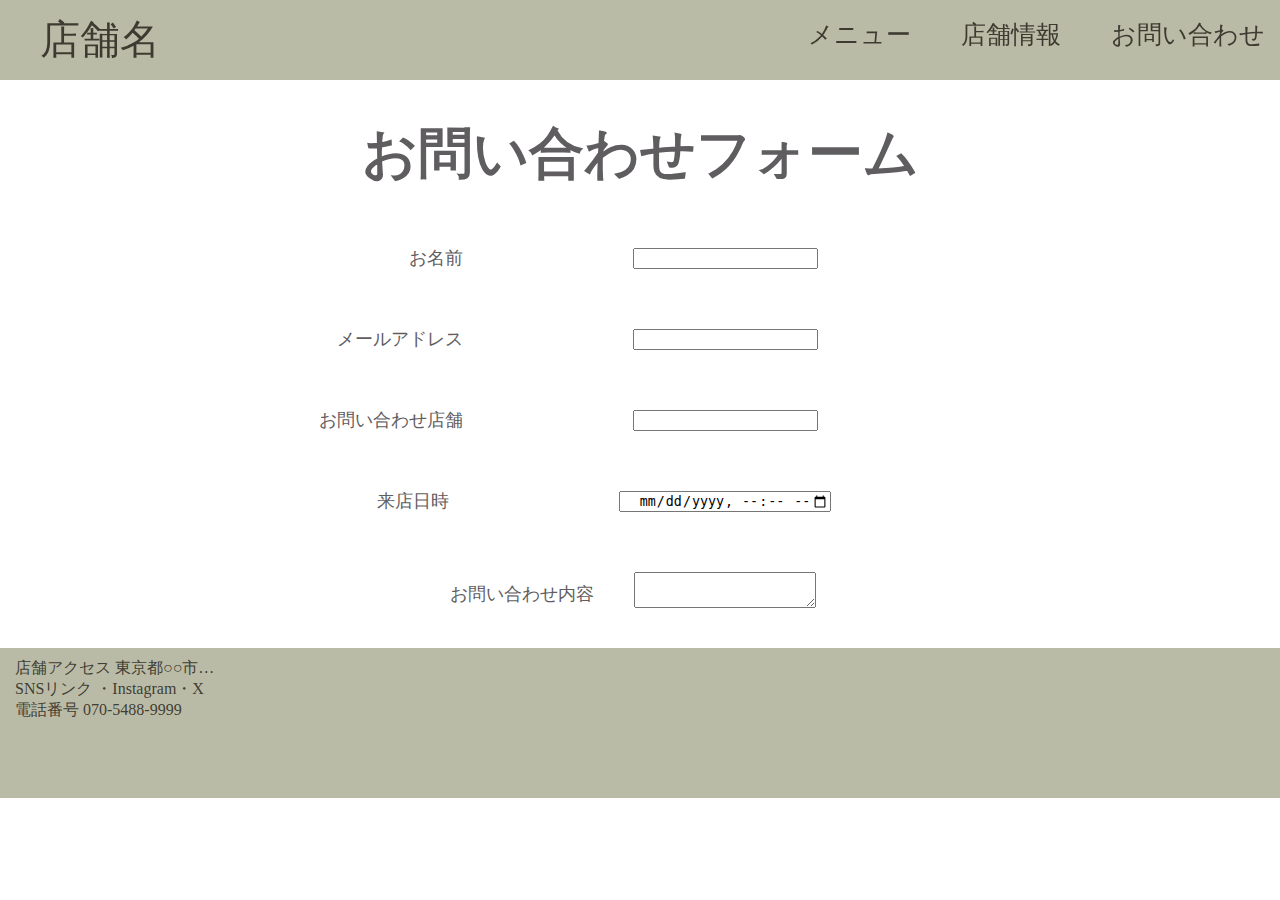
<file: contact.html>
<!DOCTYPE html>
<html>
<head>
  <meta charset="utf-8">
  <meta name="viewport" content="width=device-width, initial-scale=1.0">
  <title>Progate</title>
  <link href="https://maxcdn.bootstrapcdn.com/font-awesome/4.7.0/css/font-awesome.min.css" rel="stylesheet" integrity="sha384-wvfXpqpZZVQGK6TAh5PVlGOfQNHSoD2xbE+QkPxCAFlNEevoEH3Sl0sibVcOQVnN" crossorigin="anonymous">
  <link rel="stylesheet" type="text/css" href="stylesheet.css">
</head>
<body>
  <header>
    <div class="container">
      <div class="header-left">
        <p>店舗名</p>
      </div>
      <div class="header-right">
        <a href="menu.html">メニュー</a>
        <a href="store.html">店舗情報</a>
        <a href="contact.html">お問い合わせ</a>
      </div>
    </div>
  </header>


  <div class="message-wrapper">
    <div class="container">
      <div class="contact">
        <h1>お問い合わせフォーム</h1>
        <div class="contact-item input">
          <label>お名前</label>
          <input type="text">
        </div>

        <div class="contact-item input">
          <label>メールアドレス</label>
          <input type="email">
        </div>

        <div class="contact-item input">
          <label>お問い合わせ店舗</label>
          <input type="text">
        </div>

        <div class="contact-item input">
          <label>来店日時</label>
          <input type="datetime-local">
        </div>

        <div class="contact-item textarea">
          <label>お問い合わせ内容</label>
          <textarea></textarea>
        </div>
      </div>
    </div>
  </div>
  <footer>
    <div class="container">
     <div class="footer-item">
      <span class="label">店舗アクセス</span>
      <span class="text">東京都○○市…</span>
     </div>
     <div class="footer-item">
      <span class="label">SNSリンク</span>
      <span class="text">・Instagram・X</span>
     </div>
     <div class="footer-item">
      <span class="label">電話番号</span>
      <span class="text">070-5488-9999</span>
     </div>
    </div>
  </footer>
</body>
</html>
</file>
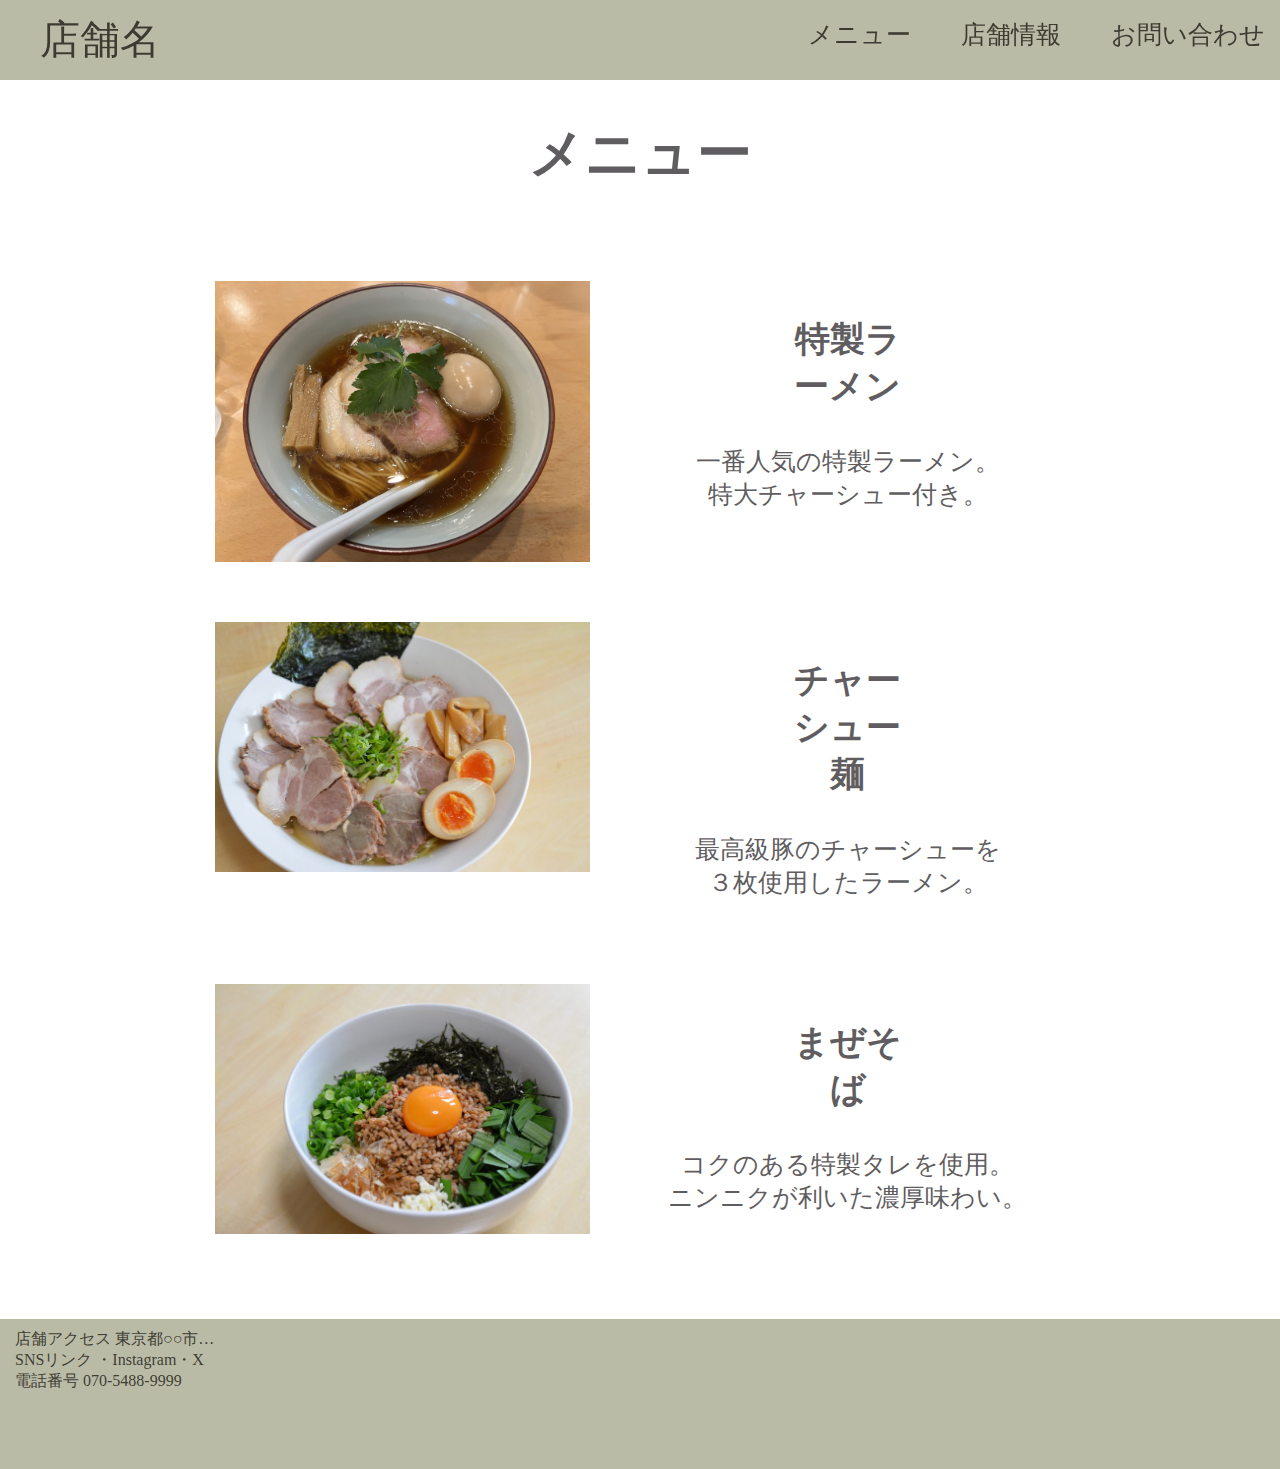
<file: menu.html>
<!DOCTYPE html>
<html>
<head>
  <meta charset="utf-8">
  <meta name="viewport" content="width=device-width, initial-scale=1.0">
  <title>Progate</title>
  <link href="https://maxcdn.bootstrapcdn.com/font-awesome/4.7.0/css/font-awesome.min.css" rel="stylesheet" integrity="sha384-wvfXpqpZZVQGK6TAh5PVlGOfQNHSoD2xbE+QkPxCAFlNEevoEH3Sl0sibVcOQVnN" crossorigin="anonymous">
  <link rel="stylesheet" type="text/css" href="stylesheet.css">
</head>
<body>
  <header>
    <div class="container">
      <div class="header-left">
        <p>店舗名</p>
      </div>
      <div class="header-right">
        <a href="menu.html">メニュー</a>
        <a href="store.html">店舗情報</a>
        <a href="contact.html">お問い合わせ</a>
      </div>
    </div>
  </header>


  <div class="message-wrapper">
    <div class="container">
      <div class="menu">
        <h1>メニュー</h1>

        <div class="menu-item">
          <img src="ラーメン.png">

          <div class="menu-right">
            <h3>特製ラーメン</h3>
            <p>一番人気の特製ラーメン。<br>特大チャーシュー付き。</p>
          </div>
          
        </div>

        <div class="menu-item">
          <img src="チャーシュー.png">

          <div class="menu-right">
            <h3>チャーシュー麺</h3>
            <p>最高級豚のチャーシューを<br>３枚使用したラーメン。</p>
          </div>
          
        </div>

         <div class="menu-item">
          <img src="まぜそば.png">

          <div class="menu-right">
            <h3>まぜそば</h3>
            <p>コクのある特製タレを使用。<br>ニンニクが利いた濃厚味わい。</p>
          </div>
          
        </div>


      </div>
      
    </div>
  </div>
  <footer>
    <div class="container">
     <div class="footer-item">
      <span class="label">店舗アクセス</span>
      <span class="text">東京都○○市…</span>
     </div>
     <div class="footer-item">
      <span class="label">SNSリンク</span>
      <span class="text">・Instagram・X</span>
     </div>
     <div class="footer-item">
      <span class="label">電話番号</span>
      <span class="text">070-5488-9999</span>
     </div>
    </div>
  </footer>
</body>
</html>
</file>
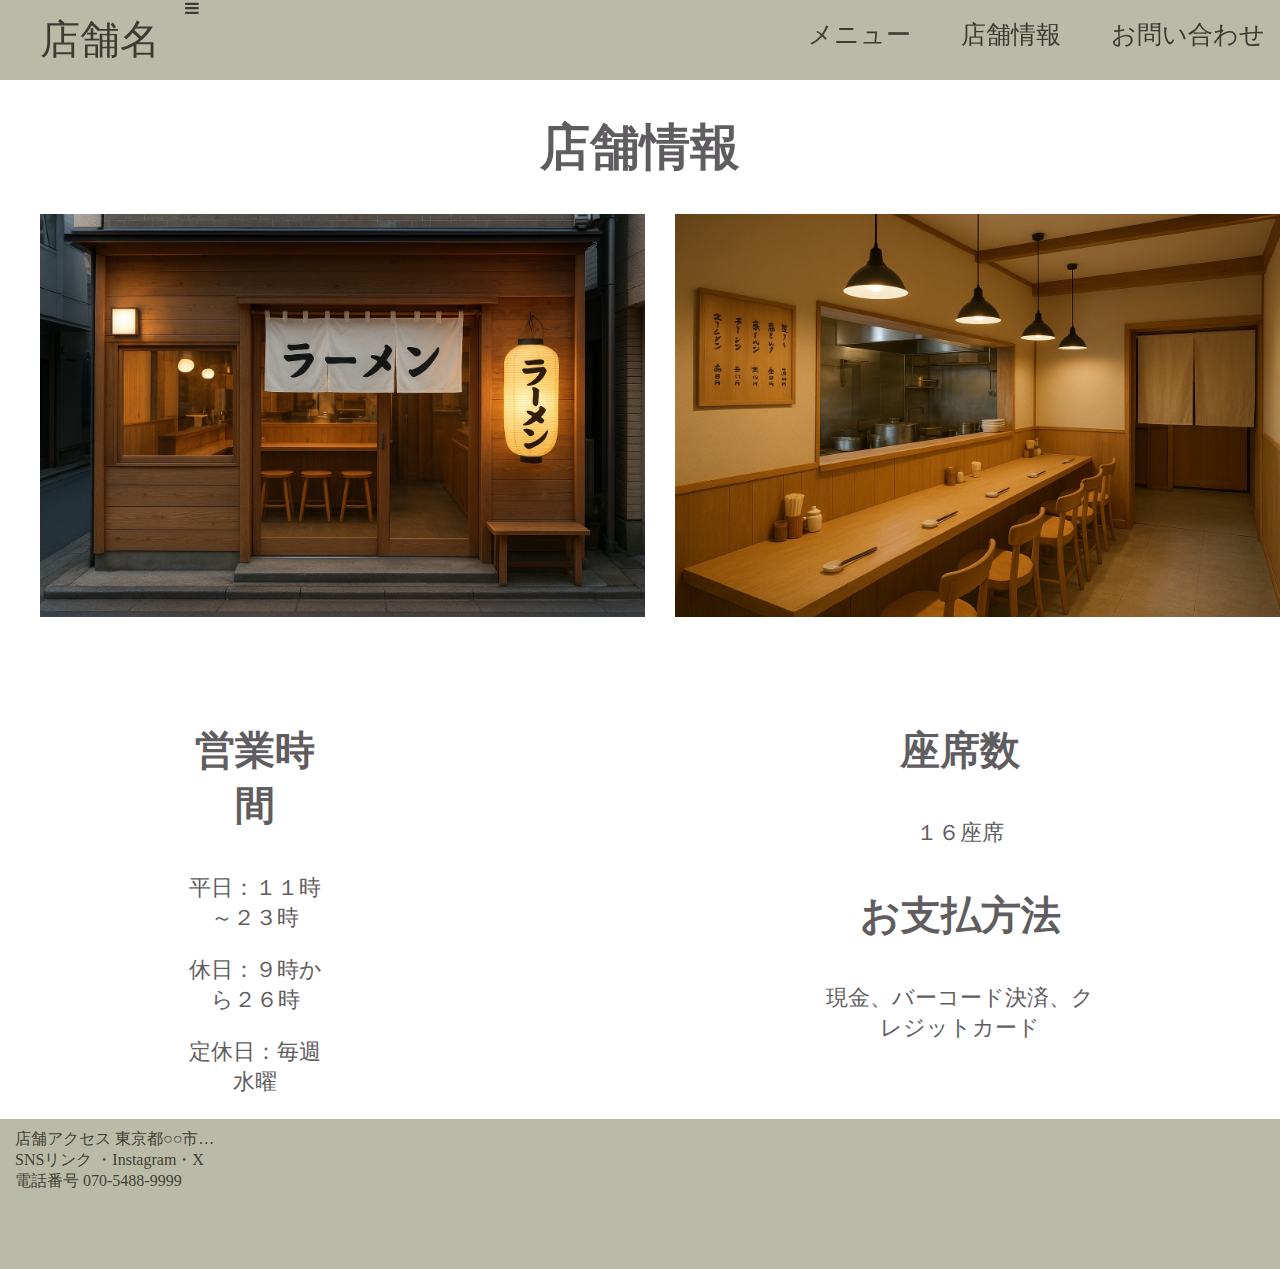
<file: store.html>
<!DOCTYPE html>
<html>
<head>
  <meta charset="utf-8">
  <meta name="viewport" content="width=device-width, initial-scale=1.0">
  <title>Progate</title>
  <link href="https://maxcdn.bootstrapcdn.com/font-awesome/4.7.0/css/font-awesome.min.css" rel="stylesheet" integrity="sha384-wvfXpqpZZVQGK6TAh5PVlGOfQNHSoD2xbE+QkPxCAFlNEevoEH3Sl0sibVcOQVnN" crossorigin="anonymous">
  <link rel="stylesheet" type="text/css" href="stylesheet.css">
</head>
<body>
  <header>
    <div class="container">
      <div class="header-left">
        <p>店舗名</p>
      </div>
      <span class="fa fa-bars menu-icon"></span>
      <div class="header-right">
        <a href="menu.html">メニュー</a>
        <a href="store.html">店舗情報</a>
        <a href="contact.html">お問い合わせ</a>
      </div>
    </div>
  </header>


  <div class="message-wrapper">
    <div class="container">
      <div class="store-image">
        <h1>店舗情報</h1>

        <ul>
         <img src="外観.png" alt="店舗の外観">
         <img src="店内.png" alt="店舗の内装">
       </ul>
     </div>

     <div class="store-info">
      <div class="store-info-left">
        <h3>営業時間</h3>
        <p>平日：１１時～２３時</p>
        <p>休日：９時から２６時</p>
        <p>定休日：毎週水曜</p>
      </div>

      <div class="store-info-right">

        <h3>座席数</h3>
        <p>１６座席</p>

        <h3>お支払方法</h3>
        <p>現金、バーコード決済、クレジットカード</p>
      </div>  
      
    </div>
  </div>
  <footer>
    <div class="container">
     <div class="footer-item">
      <span class="label">店舗アクセス</span>
      <span class="text">東京都○○市…</span>
     </div>
     <div class="footer-item">
      <span class="label">SNSリンク</span>
      <span class="text">・Instagram・X</span>
     </div>
     <div class="footer-item">
      <span class="label">電話番号</span>
      <span class="text">070-5488-9999</span>
     </div>
    </div>
  </footer>
</body>
</html>
</file>
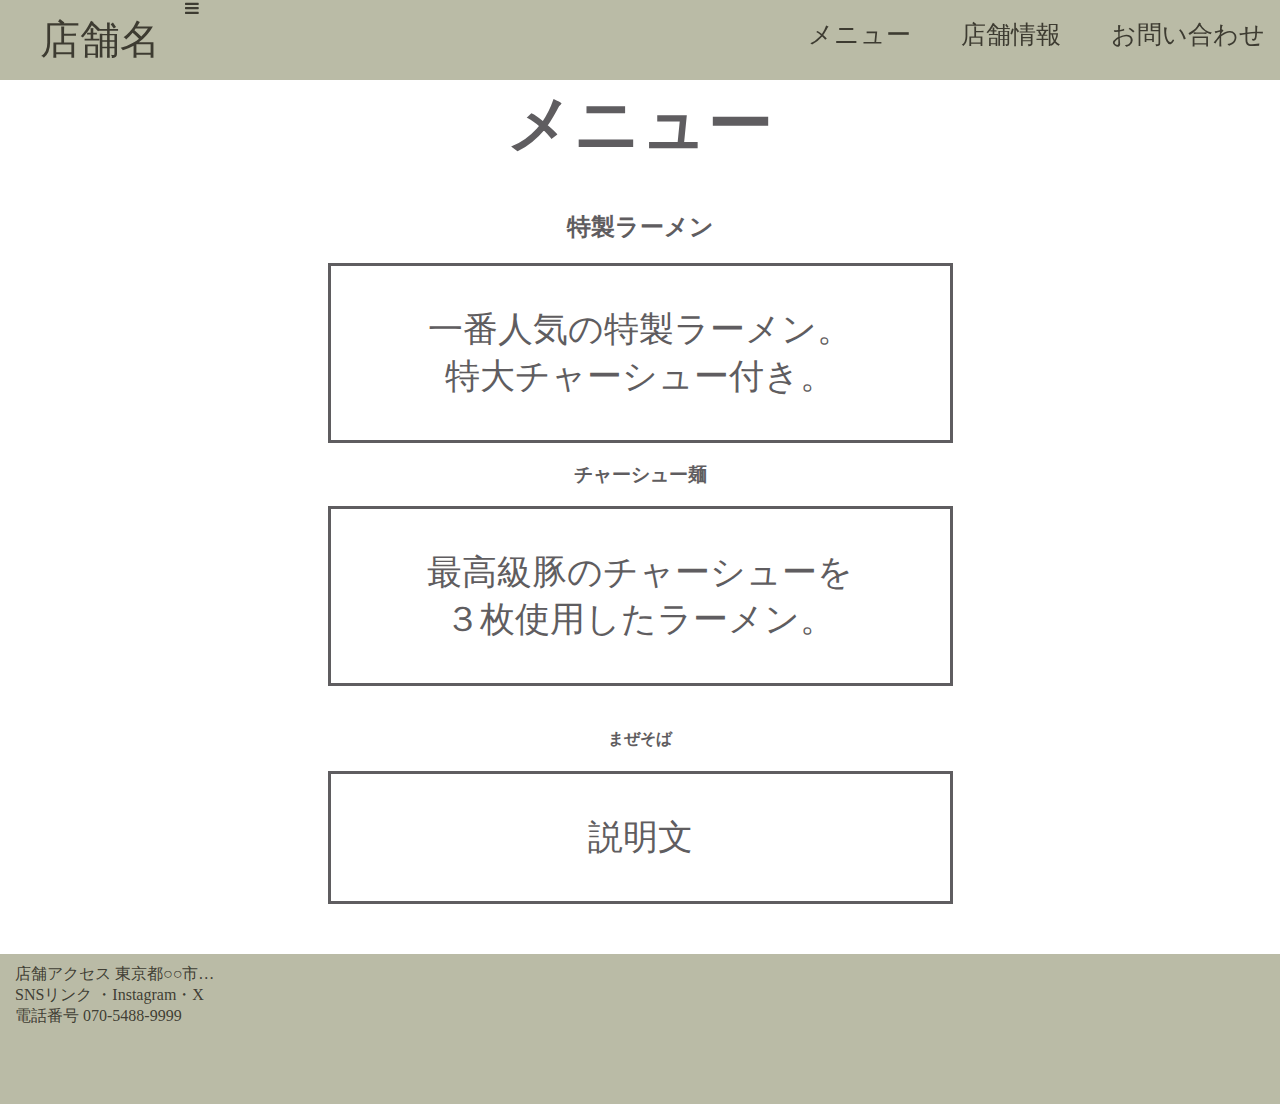
<file: subpage.html>
<!DOCTYPE html>
<html>
<head>
  <meta charset="utf-8">
  <meta name="viewport" content="width=device-width, initial-scale=1.0">
  <title>Progate</title>
  <link href="https://maxcdn.bootstrapcdn.com/font-awesome/4.7.0/css/font-awesome.min.css" rel="stylesheet" integrity="sha384-wvfXpqpZZVQGK6TAh5PVlGOfQNHSoD2xbE+QkPxCAFlNEevoEH3Sl0sibVcOQVnN" crossorigin="anonymous">
  <link rel="stylesheet" type="text/css" href="stylesheet.css">
</head>
<body>
  <header>
    <div class="container">
      <div class="header-left">
        <p>店舗名</p>
      </div>
      <span class="fa fa-bars menu-icon"></span>
      <div class="header-right">
        <a href="#">メニュー</a>
        <a href="#">店舗情報</a>
        <a href="#">お問い合わせ</a>
      </div>
    </div>
  </header>
 
  <img scr="外観.png">
  <img scr="店内.png">

  <div class="message-wrapper">
    <div class="container">
      <div class="heading">
        <h1>メニュー</h1>
        <h2>特製ラーメン</h2>
        <p>一番人気の特製ラーメン。<br>特大チャーシュー付き。</p>
        <h3>チャーシュー麺</h3>
        <p>最高級豚のチャーシューを<br>３枚使用したラーメン。</p>
　　　　 <h4>まぜそば</h4>
        <p>説明文</p>
      </div>
    </div>
  </div>
  <footer>
    <div class="container">
     <div class="footer-item">
      <span class="label">店舗アクセス</span>
      <span class="text">東京都○○市…</span>
     </div>
     <div class="footer-item">
      <span class="label">SNSリンク</span>
      <span class="text">・Instagram・X</span>
     </div>
     <div class="footer-item">
      <span class="label">電話番号</span>
      <span class="text">070-5488-9999</span>
     </div>
    </div>
  </footer>
</body>
</html>
</file>
<file: stylesheet.css>
* {
  box-sizing: border-box;
}

body {
  margin: 0;
  font-family:"MS Mincho","ＭＳ 明朝";
}

a {
  text-decoration: none;
}

.container {
  width: 100%;
  padding: 0 15px;
  margin: 0 auto;
}

.top-wrapper {
 
}

.top-wrapper img {
  width: 100%;
}



.shop-image-wrapper {

}

.shop-image-wrapper ul {
  display: flex;
  justify-content: center;
  gap: 30px;
}




header {
  height: 80px;
  width: 100%;
  background-color: rgba(179, 180, 156, 0.9);
  position :fixed;
  top: 0;
  z-index: 10;
  color:  rgba(48, 46, 37, 0.9);
}


.header-left {
  float: left;
  color:  rgba(48, 46, 37, 0.9);
  font-size: 40px;
  padding: 0 25px;
  line-height: 0px;
}

.header-right {
  float: right;
  margin-right: -25px;
}

.header-right a {
  line-height: 70px;
  padding: 0 25px;
  font-size: 25px;
  color:   rgba(48, 46, 37, 0.9);
  display: block;
  float: left;
  transition: all 0.5s;
}

.header-right a:hover {
  background-color: rgba(255,255,255,0.3);
}

img {
  width: 50%;
  height: auto;
}

.heading  {
  padding-top: 30x;
  padding-bottom: 50px;
  color: #5f5d60;
  text-align: center;
}

.heading h1 {
  font-size: 65px;
}

.heading p {
  width: 50%;
  margin: 0 auto;
  border:solid 3px #5f5d60;
  font-size: 35px;
  padding: 40px 20px;
  box-sizing: border-box;
}

.menu  {
  padding-top: 80px;
  padding-bottom: 50px;
  color: #5f5d60;
  text-align: center;
}

.menu h1{
  font-size: 55px;
  margin-bottom: 60px;
}

.menu-item {
  display: flex;
}

.menu-item img {
  margin: 30px 20px 30px 200px;
  width: 30%;
  height: 30%;
  float: left;
}

.menu h3{
  padding: 0px 150px;
  font-size: 35px;
}

.menu p{
  font-size: 25px;
}

.menu-right{
  margin: 30px 200px 30px 20px;
}

.store-image  {
  padding-top: 80px;
  padding-bottom: 50px;
  color: #5f5d60;
  text-align: center;
}
.store-image ul {
  display: flex;
  justify-content: center;
  gap: 30px;
}

.store-info {
  color: #5f5d60;
  text-align:center;
  display: flex;
  justify-content: center;
  gap: 500px;
}

.store-info-left {
  margin: 0px 0px 0px 170px ;
}

.store-info-right {
  margin: 0px 170px 0px 0px ;
}



.store-image h1{
  font-size: 50px;
}

.store-info h3 {
  font-size: 40px;
}

.store-info p {
  font-size: 22px;
}

.contact {
  text-align:center;
  padding-top: 80px;
  font-size: 25px;
  color: #5f5d60;

}

.contact h1 {
  font-size: 55px;
}

.contact-item {
  display: flex;
  align-items: center;
  margin-bottom: 20px;
  justify-content: center;
}

.contact-item label {
  width: 150px;     /* ラベルの幅を固定して揃える */
  font-size: 18px;
  text-align: right; /* 左側をきれいに揃える */
  margin-right: 20px; /* input との距離 */
}

.contact-item input,
.contact-item textarea {
  align-items: flex-start;
}

.contact-item.textarea label {
  padding-top: 8px; /* テキストエリアの位置に合わせるための微調整 */
}

input {
  margin: 20px 150px;
  text-align: right;
}

textarea {
  margin: 20px 20px;
  text-align: right;
}

footer {
  padding-top: 10px;
  padding-bottom: 20px;
  height: 150px;
  width: 100%;
  background-color: rgba(179, 180, 156, 0.9);
  color:  rgba(48, 46, 37, 0.9);
  }

.footer {
  display: flex;
  justify-content: center;
  gap: 250px;
}

.footer h3{
  border-bottom: 2px solid rgba(48, 46, 37, 0.9);
  font-size: 25px;
}
</file>
